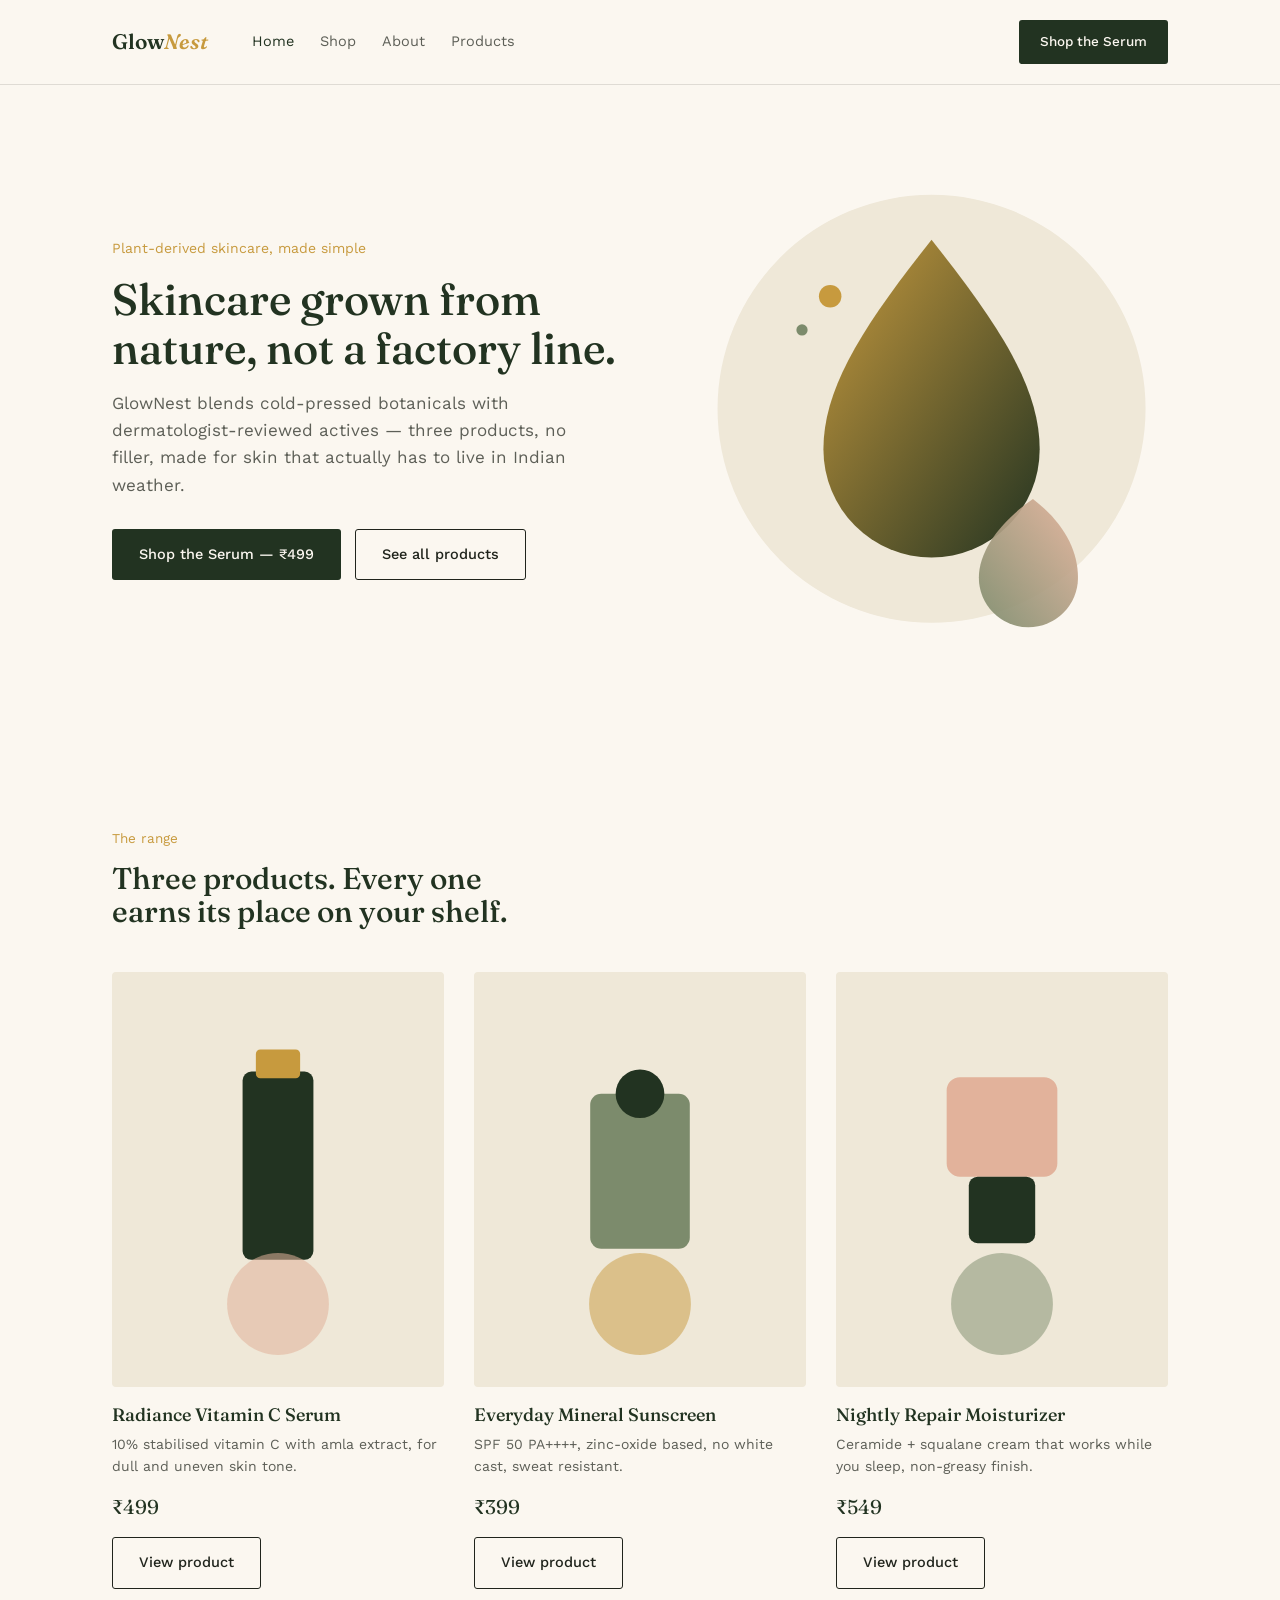
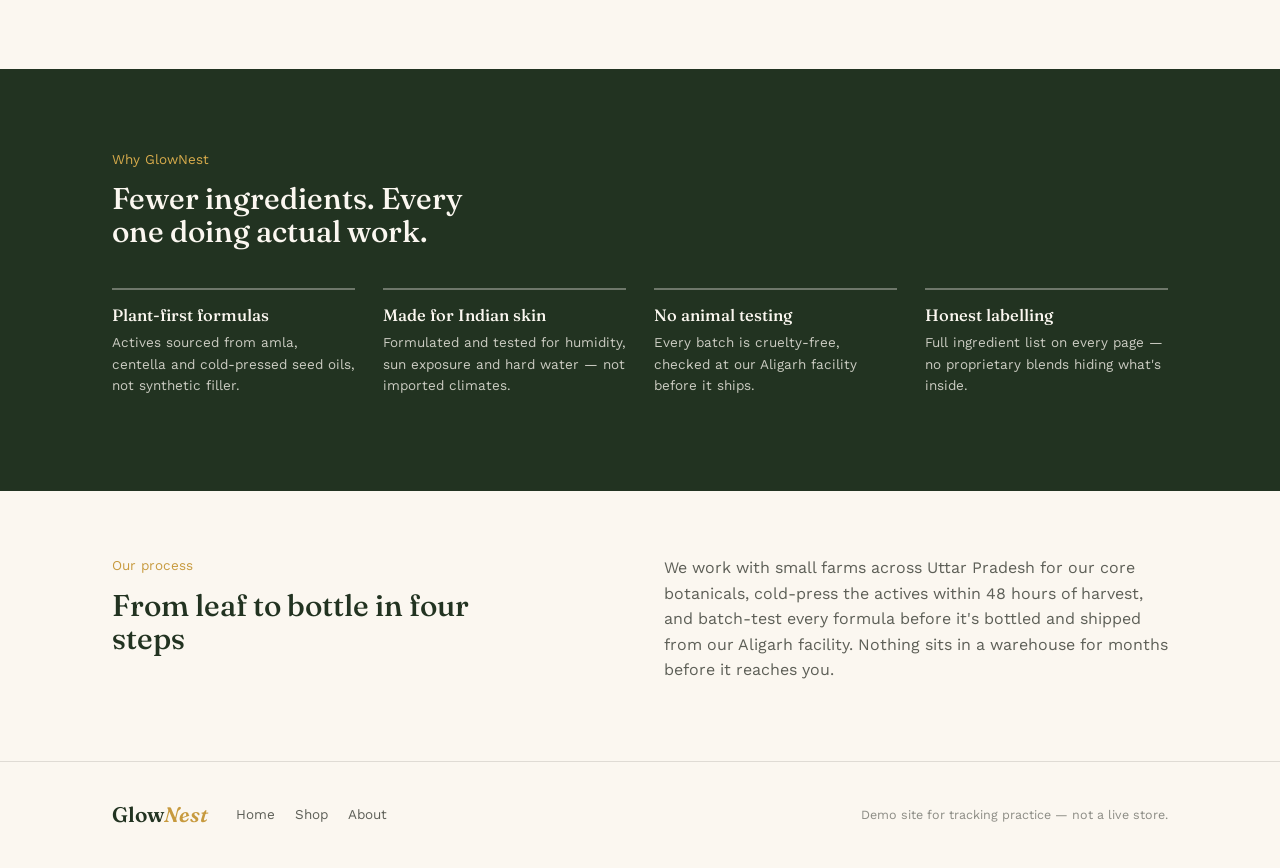
<file: index.html>
<!DOCTYPE html>
<html lang="en">
     <!-- Google tag (gtag.js) -->
<script async src="https://www.googletagmanager.com/gtag/js?id=G-WNGK0ZH5JK"></script>
<script>
  window.dataLayer = window.dataLayer || [];
  function gtag(){dataLayer.push(arguments);}
  gtag('js', new Date());

  gtag('config', 'G-WNGK0ZH5JK');
</script>
<head>
<meta charset="UTF-8">
<meta name="viewport" content="width=device-width, initial-scale=1.0">
<title>GlowNest — Skincare grown from nature</title>
<meta name="description" content="GlowNest is a natural skincare line — serums, sunscreens and moisturizers made with plant-derived actives.">
<link rel="stylesheet" href="style.css">

<!-- ============================================================
     GA4 TRACKING CODE GOES HERE
     Practical step: paste your Google tag (gtag.js) snippet
     from GA4 Admin -> Data Streams -> your stream -> "View tag
     instructions" right below this comment, on all 3 pages.
     ============================================================ -->

</head>
<body>

<nav class="nav">
  <div class="wrap">
    <a href="index.html" class="brand">Glow<em>Nest</em></a>
    <div class="nav-links">
      <a href="index.html" class="active">Home</a>
      <a href="product.html">Shop</a>
      <a href="index.html#values">About</a>
      <a href="index.html#products">Products</a>
    </div>
    <a href="product.html" class="btn nav-cta">Shop the Serum</a>
  </div>
</nav>

<header class="hero">
  <div class="wrap">
    <div class="hero-copy">
      <div class="hero-eyebrow">Plant-derived skincare, made simple</div>
      <h1>Skincare grown from nature, not a factory line.</h1>
      <p class="lead">GlowNest blends cold-pressed botanicals with dermatologist-reviewed actives — three products, no filler, made for skin that actually has to live in Indian weather.</p>
      <div class="hero-actions">
        <a href="product.html" class="btn btn-primary">Shop the Serum — ₹499</a>
        <a href="#products" class="btn btn-outline">See all products</a>
      </div>
    </div>
    <div class="hero-art" aria-hidden="true">
      <svg viewBox="0 0 420 440" xmlns="http://www.w3.org/2000/svg">
        <defs>
          <linearGradient id="drop" x1="0" y1="0" x2="1" y2="1">
            <stop offset="0%" stop-color="#C79A3E"/>
            <stop offset="100%" stop-color="#223321"/>
          </linearGradient>
          <linearGradient id="drop2" x1="0" y1="1" x2="1" y2="0">
            <stop offset="0%" stop-color="#7C8B6C"/>
            <stop offset="100%" stop-color="#E2B29B"/>
          </linearGradient>
        </defs>
        <circle cx="210" cy="220" r="190" fill="#EFE8D8"/>
        <path d="M210 70c62 78 96 132 96 186a96 96 0 1 1-192 0c0-54 34-108 96-186z" fill="url(#drop)"/>
        <path d="M300 300c26 20 40 44 40 70a44 44 0 1 1-88 0c0-26 22-52 48-70z" fill="url(#drop2)" opacity="0.92"/>
        <circle cx="120" cy="120" r="10" fill="#C79A3E"/>
        <circle cx="95" cy="150" r="5" fill="#7C8B6C"/>
      </svg>
    </div>
  </div>
</header>

<section id="products">
  <div class="wrap">
    <div class="kicker">The range</div>
    <h2 class="section-title">Three products. Every one earns its place on your shelf.</h2>

    <div class="product-grid">

      <div class="product-card">
        <div class="thumb">
          <svg viewBox="0 0 300 375" xmlns="http://www.w3.org/2000/svg">
            <rect width="300" height="375" fill="#EFE8D8"/>
            <rect x="118" y="90" width="64" height="170" rx="8" fill="#223321"/>
            <rect x="130" y="70" width="40" height="26" rx="4" fill="#C79A3E"/>
            <circle cx="150" cy="300" r="46" fill="#E2B29B" opacity="0.55"/>
          </svg>
        </div>
        <h3>Radiance Vitamin C Serum</h3>
        <p>10% stabilised vitamin C with amla extract, for dull and uneven skin tone.</p>
        <div class="price">₹499</div>
        <a href="product.html" class="btn btn-outline">View product</a>
      </div>

      <div class="product-card">
        <div class="thumb">
          <svg viewBox="0 0 300 375" xmlns="http://www.w3.org/2000/svg">
            <rect width="300" height="375" fill="#EFE8D8"/>
            <rect x="105" y="110" width="90" height="140" rx="10" fill="#7C8B6C"/>
            <circle cx="150" cy="110" r="22" fill="#223321"/>
            <circle cx="150" cy="300" r="46" fill="#C79A3E" opacity="0.5"/>
          </svg>
        </div>
        <h3>Everyday Mineral Sunscreen</h3>
        <p>SPF 50 PA++++, zinc-oxide based, no white cast, sweat resistant.</p>
        <div class="price">₹399</div>
        <a href="product.html" class="btn btn-outline">View product</a>
      </div>

      <div class="product-card">
        <div class="thumb">
          <svg viewBox="0 0 300 375" xmlns="http://www.w3.org/2000/svg">
            <rect width="300" height="375" fill="#EFE8D8"/>
            <rect x="100" y="95" width="100" height="90" rx="12" fill="#E2B29B"/>
            <rect x="120" y="185" width="60" height="60" rx="8" fill="#223321"/>
            <circle cx="150" cy="300" r="46" fill="#7C8B6C" opacity="0.5"/>
          </svg>
        </div>
        <h3>Nightly Repair Moisturizer</h3>
        <p>Ceramide + squalane cream that works while you sleep, non-greasy finish.</p>
        <div class="price">₹549</div>
        <a href="product.html" class="btn btn-outline">View product</a>
      </div>

    </div>
  </div>
</section>

<section class="section-forest" id="values">
  <div class="wrap">
    <div class="kicker">Why GlowNest</div>
    <h2 class="section-title">Fewer ingredients. Every one doing actual work.</h2>
    <div class="values">
      <div class="value-item">
        <h3>Plant-first formulas</h3>
        <p>Actives sourced from amla, centella and cold-pressed seed oils, not synthetic filler.</p>
      </div>
      <div class="value-item">
        <h3>Made for Indian skin</h3>
        <p>Formulated and tested for humidity, sun exposure and hard water — not imported climates.</p>
      </div>
      <div class="value-item">
        <h3>No animal testing</h3>
        <p>Every batch is cruelty-free, checked at our Aligarh facility before it ships.</p>
      </div>
      <div class="value-item">
        <h3>Honest labelling</h3>
        <p>Full ingredient list on every page — no proprietary blends hiding what's inside.</p>
      </div>
    </div>
  </div>
</section>

<section class="section-tight">
  <div class="wrap two-col">
    <div>
      <div class="kicker">Our process</div>
      <h2 class="section-title">From leaf to bottle in four steps</h2>
    </div>
    <div>
      <p style="color:var(--ink-soft); max-width:56ch;">We work with small farms across Uttar Pradesh for our core botanicals, cold-press the actives within 48 hours of harvest, and batch-test every formula before it's bottled and shipped from our Aligarh facility. Nothing sits in a warehouse for months before it reaches you.</p>
    </div>
  </div>
</section>

<footer>
  <div class="wrap">
    <a href="index.html" class="brand">Glow<em>Nest</em></a>
    <div class="foot-links">
      <a href="index.html">Home</a>
      <a href="product.html">Shop</a>
      <a href="index.html#values">About</a>
    </div>
    <div class="fine">Demo site for tracking practice — not a live store.</div>
  </div>
</footer>

</body>
</html>
</file>
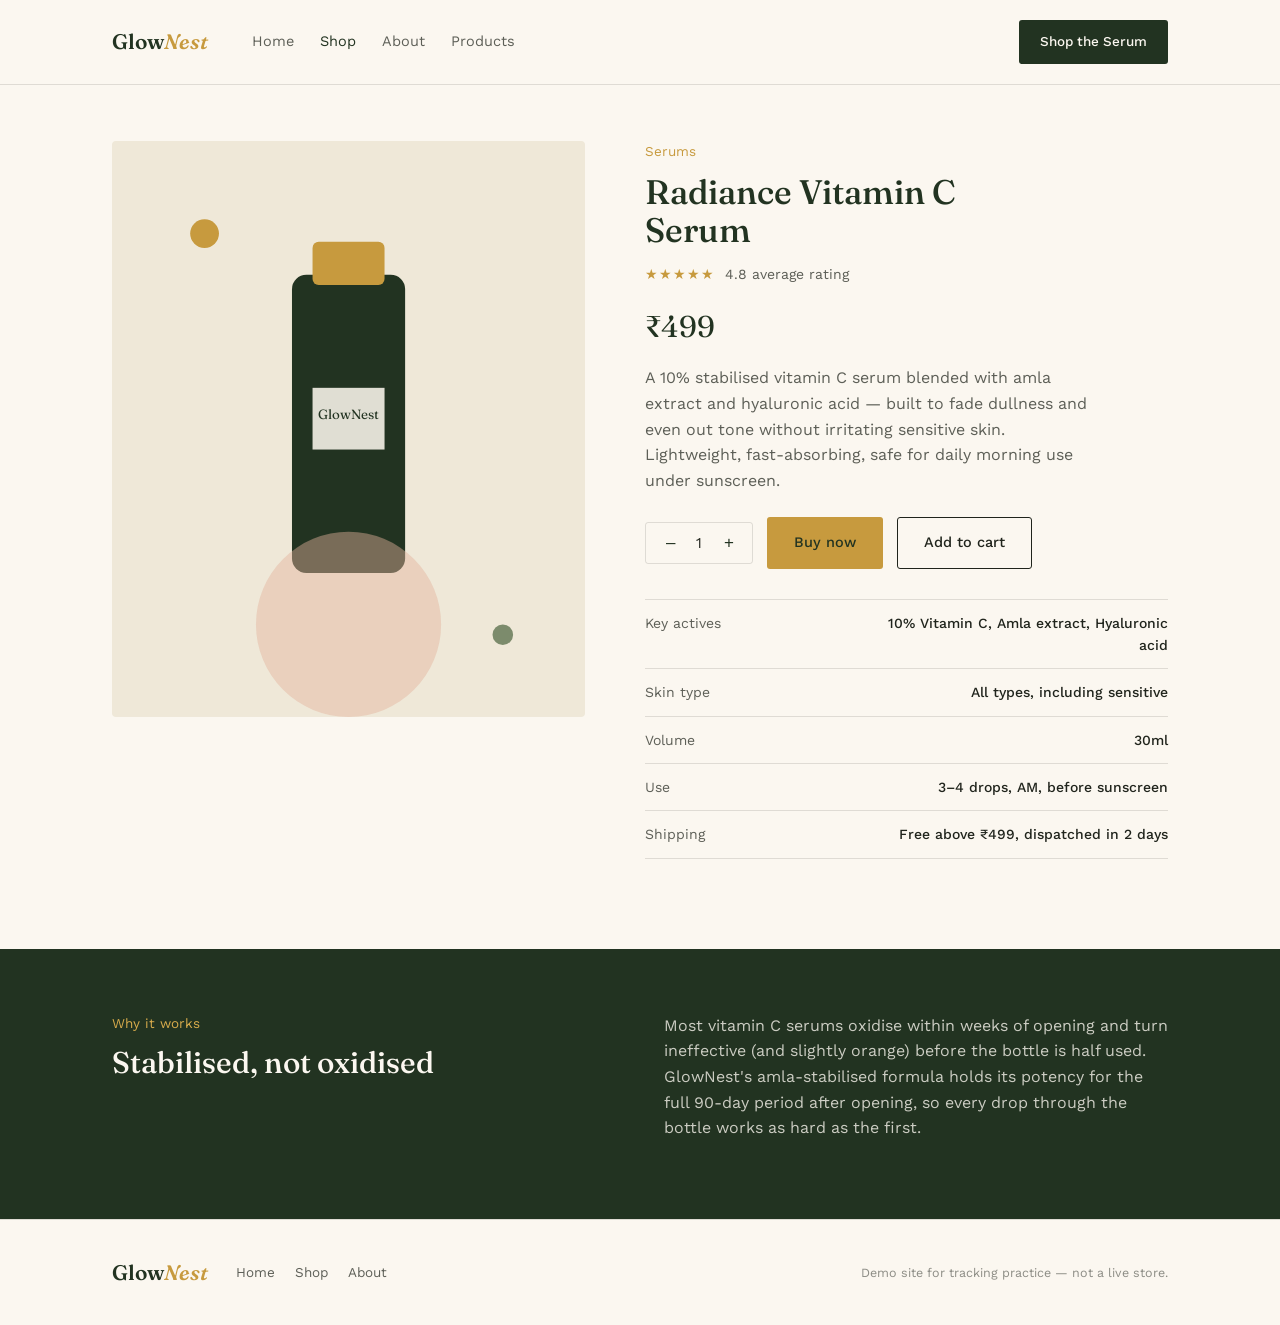
<file: product.html>
<!DOCTYPE html>
<html lang="en">
<head>
<meta charset="UTF-8">
<meta name="viewport" content="width=device-width, initial-scale=1.0">
<title>Radiance Vitamin C Serum — GlowNest</title>
<meta name="description" content="10% stabilised vitamin C serum with amla extract. ₹499, free shipping above ₹499.">
<link rel="stylesheet" href="style.css">

<!-- ============================================================
     GA4 TRACKING CODE GOES HERE (same snippet as index.html)
     Practical step: also add a "Buy Now" click event here,
     e.g. gtag('event', 'add_to_cart', {...}), before the redirect
     to thankyou.html.
     ============================================================ -->
<!-- Google tag (gtag.js) -->
<script async src="https://www.googletagmanager.com/gtag/js?id=G-WNGK0ZH5JK"></script>
<script>
  window.dataLayer = window.dataLayer || [];
  function gtag(){dataLayer.push(arguments);}
  gtag('js', new Date());

  gtag('config', 'G-WNGK0ZH5JK');
</script>
</head>
<body>

<nav class="nav">
  <div class="wrap">
    <a href="index.html" class="brand">Glow<em>Nest</em></a>
    <div class="nav-links">
      <a href="index.html">Home</a>
      <a href="product.html" class="active">Shop</a>
      <a href="index.html#values">About</a>
      <a href="index.html#products">Products</a>
    </div>
    <a href="product.html" class="btn nav-cta">Shop the Serum</a>
  </div>
</nav>

<section class="product-hero">
  <div class="wrap">
    <div class="pd-gallery">
      <svg viewBox="0 0 460 560" xmlns="http://www.w3.org/2000/svg">
        <rect width="460" height="560" fill="#EFE8D8"/>
        <rect x="175" y="130" width="110" height="290" rx="14" fill="#223321"/>
        <rect x="195" y="98" width="70" height="42" rx="6" fill="#C79A3E"/>
        <rect x="195" y="240" width="70" height="60" fill="#F6F1E7" opacity="0.9"/>
        <text x="230" y="270" text-anchor="middle" font-family="Fraunces, serif" font-size="13" fill="#223321">GlowNest</text>
        <circle cx="230" cy="470" r="90" fill="#E2B29B" opacity="0.45"/>
        <circle cx="90" cy="90" r="14" fill="#C79A3E"/>
        <circle cx="380" cy="480" r="10" fill="#7C8B6C"/>
      </svg>
    </div>

    <div class="pd-info">
      <div class="kicker">Serums</div>
      <h1>Radiance Vitamin C Serum</h1>

      <div class="rating">
        <span class="stars">★★★★★</span>
        <span>4.8 average rating</span>
      </div>

      <div class="pd-price">₹499</div>
      <p class="pd-desc">A 10% stabilised vitamin C serum blended with amla extract and hyaluronic acid — built to fade dullness and even out tone without irritating sensitive skin. Lightweight, fast-absorbing, safe for daily morning use under sunscreen.</p>

      <div class="pd-buy">
        <div class="qty">
          <button type="button" onclick="changeQty(-1)" aria-label="Decrease quantity">–</button>
          <span id="qty">1</span>
          <button type="button" onclick="changeQty(1)" aria-label="Increase quantity">+</button>
        </div>
        <a href="thankyou.html" id="buyNowBtn" class="btn btn-gold">Buy now</a>
        <a href="#" class="btn btn-outline" onclick="return false;">Add to cart</a>
      </div>

      <ul class="ingredient-list">
        <li><span>Key actives</span><span>10% Vitamin C, Amla extract, Hyaluronic acid</span></li>
        <li><span>Skin type</span><span>All types, including sensitive</span></li>
        <li><span>Volume</span><span>30ml</span></li>
        <li><span>Use</span><span>3–4 drops, AM, before sunscreen</span></li>
        <li><span>Shipping</span><span>Free above ₹499, dispatched in 2 days</span></li>
      </ul>
    </div>
  </div>
</section>

<section class="section-forest section-tight">
  <div class="wrap two-col">
    <div>
      <div class="kicker">Why it works</div>
      <h2 class="section-title">Stabilised, not oxidised</h2>
    </div>
    <div>
      <p style="max-width:56ch;">Most vitamin C serums oxidise within weeks of opening and turn ineffective (and slightly orange) before the bottle is half used. GlowNest's amla-stabilised formula holds its potency for the full 90-day period after opening, so every drop through the bottle works as hard as the first.</p>
    </div>
  </div>
</section>

<footer>
  <div class="wrap">
    <a href="index.html" class="brand">Glow<em>Nest</em></a>
    <div class="foot-links">
      <a href="index.html">Home</a>
      <a href="product.html">Shop</a>
      <a href="index.html#values">About</a>
    </div>
    <div class="fine">Demo site for tracking practice — not a live store.</div>
  </div>
</footer>

<script>
  let qty = 1;
  function changeQty(delta) {
    qty = Math.max(1, qty + delta);
    document.getElementById('qty').textContent = qty;
  }

  // Practical hook: this is where a real "add_to_cart" / "begin_checkout"
  // GA4 event would fire before sending the user to the Thank You page.
  document.getElementById('buyNowBtn').addEventListener('click', function () {
    // Example (uncomment once GA4 is installed):
    // gtag('event', 'purchase', {
    //   currency: 'INR',
    //   value: 499 * qty,
    //   items: [{ item_name: 'Radiance Vitamin C Serum', quantity: qty, price: 499 }]
    // });
    sessionStorage.setItem('glownest_order_qty', qty);
  });
</script>

</body>
</html>
</file>
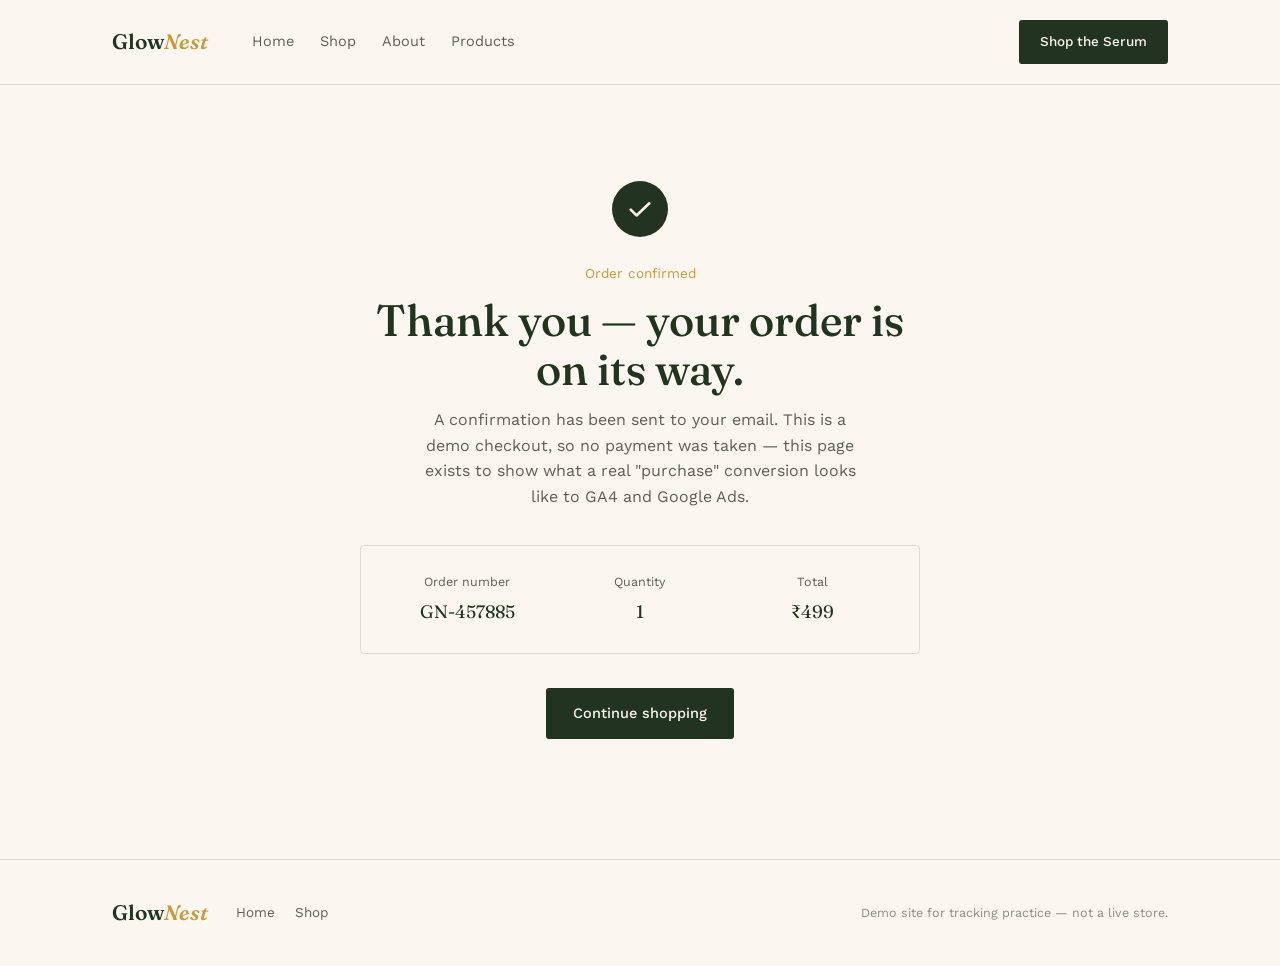
<file: thankyou.html>
<!DOCTYPE html>
<html lang="en">
<head>
<meta charset="UTF-8">
<meta name="viewport" content="width=device-width, initial-scale=1.0">
<title>Order confirmed — GlowNest</title>
<link rel="stylesheet" href="style.css">

<!-- ============================================================
     GA4 TRACKING CODE GOES HERE (same snippet as other pages)
     This is the single most important page for tracking: a real
     store fires its "purchase" conversion event on this page,
     right after this comment block.
     ============================================================ -->
<!-- Google tag (gtag.js) -->
<script async src="https://www.googletagmanager.com/gtag/js?id=G-WNGK0ZH5JK"></script>
<script>
  window.dataLayer = window.dataLayer || [];
  function gtag(){dataLayer.push(arguments);}
  gtag('js', new Date());

  gtag('config', 'G-WNGK0ZH5JK');
</script>
</head>
<body>

<nav class="nav">
  <div class="wrap">
    <a href="index.html" class="brand">Glow<em>Nest</em></a>
    <div class="nav-links">
      <a href="index.html">Home</a>
      <a href="product.html">Shop</a>
      <a href="index.html#values">About</a>
      <a href="index.html#products">Products</a>
    </div>
    <a href="product.html" class="btn nav-cta">Shop the Serum</a>
  </div>
</nav>

<section class="ty-wrap">
  <div class="wrap">
    <div class="ty-card">
      <div class="ty-mark" aria-hidden="true">
        <svg width="28" height="28" viewBox="0 0 24 24" fill="none">
          <path d="M4 12.5l5 5L20 7" stroke="#F6F1E7" stroke-width="2.3" stroke-linecap="round" stroke-linejoin="round"/>
        </svg>
      </div>
      <div class="kicker" style="text-align:center;">Order confirmed</div>
      <h1>Thank you — your order is on its way.</h1>
      <p class="lead">A confirmation has been sent to your email. This is a demo checkout, so no payment was taken — this page exists to show what a real "purchase" conversion looks like to GA4 and Google Ads.</p>

      <div class="order-box">
        <div>
          <div class="label">Order number</div>
          <div class="val" id="orderNo">—</div>
        </div>
        <div>
          <div class="label">Quantity</div>
          <div class="val" id="orderQty">—</div>
        </div>
        <div>
          <div class="label">Total</div>
          <div class="val" id="orderTotal">—</div>
        </div>
      </div>

      <div class="ty-actions">
        <a href="index.html" class="btn btn-primary">Continue shopping</a>
      </div>
    </div>
  </div>
</section>

<footer>
  <div class="wrap">
    <a href="index.html" class="brand">Glow<em>Nest</em></a>
    <div class="foot-links">
      <a href="index.html">Home</a>
      <a href="product.html">Shop</a>
    </div>
    <div class="fine">Demo site for tracking practice — not a live store.</div>
  </div>
</footer>

<script>
  const qty = parseInt(sessionStorage.getItem('glownest_order_qty') || '1', 10);
  const price = 499;
  document.getElementById('orderQty').textContent = qty;
  document.getElementById('orderTotal').textContent = '₹' + (qty * price);
  document.getElementById('orderNo').textContent = 'GN-' + Math.floor(100000 + Math.random() * 900000);

  // Practical hook: a real store fires the GA4 "purchase" event right here,
  // once, when this page loads — not on every refresh.
  // Example (uncomment once GA4 is installed):
  // gtag('event', 'purchase', {
  //   transaction_id: document.getElementById('orderNo').textContent,
  //   currency: 'INR',
  //   value: qty * price,
  //   items: [{ item_name: 'Radiance Vitamin C Serum', quantity: qty, price: price }]
  // });
</script>

</body>
</html>
</file>
<file: style.css>
@import url('https://fonts.googleapis.com/css2?family=Fraunces:ital,opsz,wght@0,9..144,400;0,9..144,500;0,9..144,600;1,9..144,500&family=Work+Sans:wght@400;500;600&display=swap');

:root {
  --ink: #20241c;
  --ink-soft: rgba(32,36,28,0.72);
  --green: #223321;
  --green-mid: #33513a;
  --sand: #efe8d8;
  --ivory: #fbf7f0;
  --gold: #c79a3e;
  --blush: #e2b29b;
  --sage: #7c8b6c;
  --line: rgba(32,36,28,0.13);
  --max: 1120px;
}

* { box-sizing: border-box; }
html { scroll-behavior: smooth; }

body {
  margin: 0;
  background: var(--ivory);
  color: var(--ink);
  font-family: 'Work Sans', sans-serif;
  font-size: 16px;
  line-height: 1.6;
  -webkit-font-smoothing: antialiased;
}

h1, h2, h3 { font-family: 'Fraunces', serif; font-weight: 500; line-height: 1.1; margin: 0 0 14px; color: var(--green); }
h1 { font-size: 44px; }
h2 { font-size: 30px; }
h3 { font-size: 19px; margin-bottom: 8px; }
p { margin: 0 0 14px; }
em { font-style: italic; color: var(--gold); }
a { color: inherit; text-decoration: none; }

.wrap { max-width: var(--max); margin: 0 auto; padding: 0 32px; }
.wrap.two-col { display: grid; grid-template-columns: 1fr 1fr; gap: 48px; align-items: start; }

/* ---- Nav ---- */
.nav { border-bottom: 1px solid var(--line); background: var(--ivory); position: sticky; top: 0; z-index: 20; }
.nav .wrap { display: flex; align-items: center; justify-content: space-between; padding: 20px 32px; }
.brand { font-family: 'Fraunces', serif; font-size: 21px; font-weight: 600; color: var(--green); }
.nav-links { display: flex; gap: 26px; margin-right: auto; margin-left: 44px; }
.nav-links a { font-size: 14.5px; color: var(--ink-soft); }
.nav-links a:hover, .nav-links a.active { color: var(--green); }

/* ---- Buttons ---- */
.btn { display: inline-block; padding: 13px 26px; border-radius: 3px; font-size: 14.5px; font-weight: 500; cursor: pointer; border: 1px solid transparent; }
.btn-primary { background: var(--green); color: var(--ivory); }
.btn-primary:hover { background: #1a281a; }
.btn-outline { border-color: var(--ink); color: var(--ink); }
.btn-outline:hover { background: var(--ink); color: var(--ivory); }
.btn-gold { background: var(--gold); color: var(--green); }
.btn-gold:hover { background: #d8ac4c; }
.nav-cta { padding: 10px 20px; background: var(--green); color: var(--ivory); font-size: 13.5px; }
.nav-cta:hover { background: #1a281a; }

/* ---- Hero ---- */
.hero { padding: 76px 0 92px; }
.hero .wrap { display: grid; grid-template-columns: 1.05fr 0.95fr; gap: 60px; align-items: center; }
.hero-eyebrow { font-size: 14px; color: var(--gold); margin-bottom: 16px; }
.hero-copy .lead { margin-top: 18px; max-width: 42ch; color: var(--ink-soft); font-size: 17px; }
.hero-actions { margin-top: 30px; display: flex; gap: 14px; flex-wrap: wrap; }
.hero-art svg { width: 100%; height: auto; display: block; }

/* ---- Kicker / section title ---- */
.kicker { font-size: 13.5px; color: var(--gold); margin-bottom: 12px; }
.section-title { max-width: 20ch; }
section { padding: 80px 0; }
.section-tight { padding: 64px 0; }

/* ---- Product grid (home) ---- */
.product-grid { margin-top: 44px; display: grid; grid-template-columns: repeat(3, 1fr); gap: 30px; }
.product-card { }
.product-card .thumb { border-radius: 4px; overflow: hidden; margin-bottom: 18px; }
.product-card .thumb svg { width: 100%; height: auto; display: block; }
.product-card h3 { font-size: 18px; }
.product-card p { font-size: 14px; color: var(--ink-soft); }
.product-card .price { font-family: 'Fraunces', serif; font-size: 20px; color: var(--green); margin-bottom: 14px; }

/* ---- Forest (dark) section ---- */
.section-forest { background: var(--green); color: var(--ivory); }
.section-forest .kicker { color: #d8ac4c; }
.section-forest h2, .section-forest h3 { color: var(--ivory); }
.section-forest p { color: rgba(251,247,240,0.78); }
.values { margin-top: 40px; display: grid; grid-template-columns: repeat(4, 1fr); gap: 28px; }
.value-item { border-top: 2px solid rgba(251,247,240,0.35); padding-top: 16px; }
.value-item h3 { font-size: 16.5px; }
.value-item p { font-size: 13.5px; }

/* ---- Footer ---- */
footer { border-top: 1px solid var(--line); padding: 36px 0; }
footer .wrap { display: flex; align-items: center; gap: 28px; flex-wrap: wrap; }
.foot-links { display: flex; gap: 20px; margin-right: auto; }
.foot-links a { font-size: 13.5px; color: var(--ink-soft); }
.fine { font-size: 12.5px; color: rgba(32,36,28,0.5); }

/* ---- Product page ---- */
.product-hero { padding: 56px 0 90px; }
.product-hero .wrap { display: grid; grid-template-columns: 0.95fr 1.05fr; gap: 60px; }
.pd-gallery svg { width: 100%; height: auto; border-radius: 4px; display: block; }
.pd-info h1 { font-size: 34px; max-width: 16ch; }
.rating { display: flex; align-items: center; gap: 10px; font-size: 14px; color: var(--ink-soft); margin-bottom: 18px; }
.stars { color: var(--gold); letter-spacing: 1px; }
.pd-price { font-family: 'Fraunces', serif; font-size: 30px; color: var(--green); margin-bottom: 14px; }
.pd-desc { color: var(--ink-soft); max-width: 46ch; }

.pd-buy { display: flex; align-items: center; gap: 14px; margin: 24px 0 30px; flex-wrap: wrap; }
.qty { display: flex; align-items: center; gap: 12px; border: 1px solid var(--line); border-radius: 3px; padding: 8px 14px; }
.qty button { border: none; background: none; font-size: 17px; cursor: pointer; color: var(--green); width: 20px; }
.qty span { min-width: 14px; text-align: center; font-size: 15px; }

.ingredient-list { list-style: none; margin: 0; padding: 0; border-top: 1px solid var(--line); }
.ingredient-list li { display: flex; justify-content: space-between; padding: 12px 0; border-bottom: 1px solid var(--line); font-size: 14px; }
.ingredient-list li span:first-child { color: var(--ink-soft); }
.ingredient-list li span:last-child { font-weight: 500; text-align: right; max-width: 60%; }

/* ---- Thank you page ---- */
.ty-wrap { padding: 96px 0 120px; }
.ty-card { max-width: 560px; margin: 0 auto; text-align: center; }
.ty-mark { width: 56px; height: 56px; border-radius: 50%; background: var(--green); display: flex; align-items: center; justify-content: center; margin: 0 auto 26px; }
.ty-card .lead { color: var(--ink-soft); max-width: 44ch; margin-left: auto; margin-right: auto; }

.order-box { margin-top: 36px; border: 1px solid var(--line); border-radius: 4px; padding: 26px; display: grid; grid-template-columns: repeat(3, 1fr); gap: 12px; text-align: center; }
.order-box .label { font-size: 12.5px; color: var(--ink-soft); margin-bottom: 6px; }
.order-box .val { font-family: 'Fraunces', serif; font-size: 18px; color: var(--green); }

.ty-actions { margin-top: 34px; }

/* ---- Responsive ---- */
@media (max-width: 860px) {
  .hero .wrap, .product-hero .wrap, .wrap.two-col { grid-template-columns: 1fr; }
  .product-grid { grid-template-columns: 1fr 1fr; }
  .values { grid-template-columns: 1fr 1fr; }
  .nav-links { display: none; }
  h1 { font-size: 32px; }
  .order-box { grid-template-columns: 1fr; }
}
@media (max-width: 560px) {
  .product-grid { grid-template-columns: 1fr; }
  .values { grid-template-columns: 1fr; }
}
</file>
